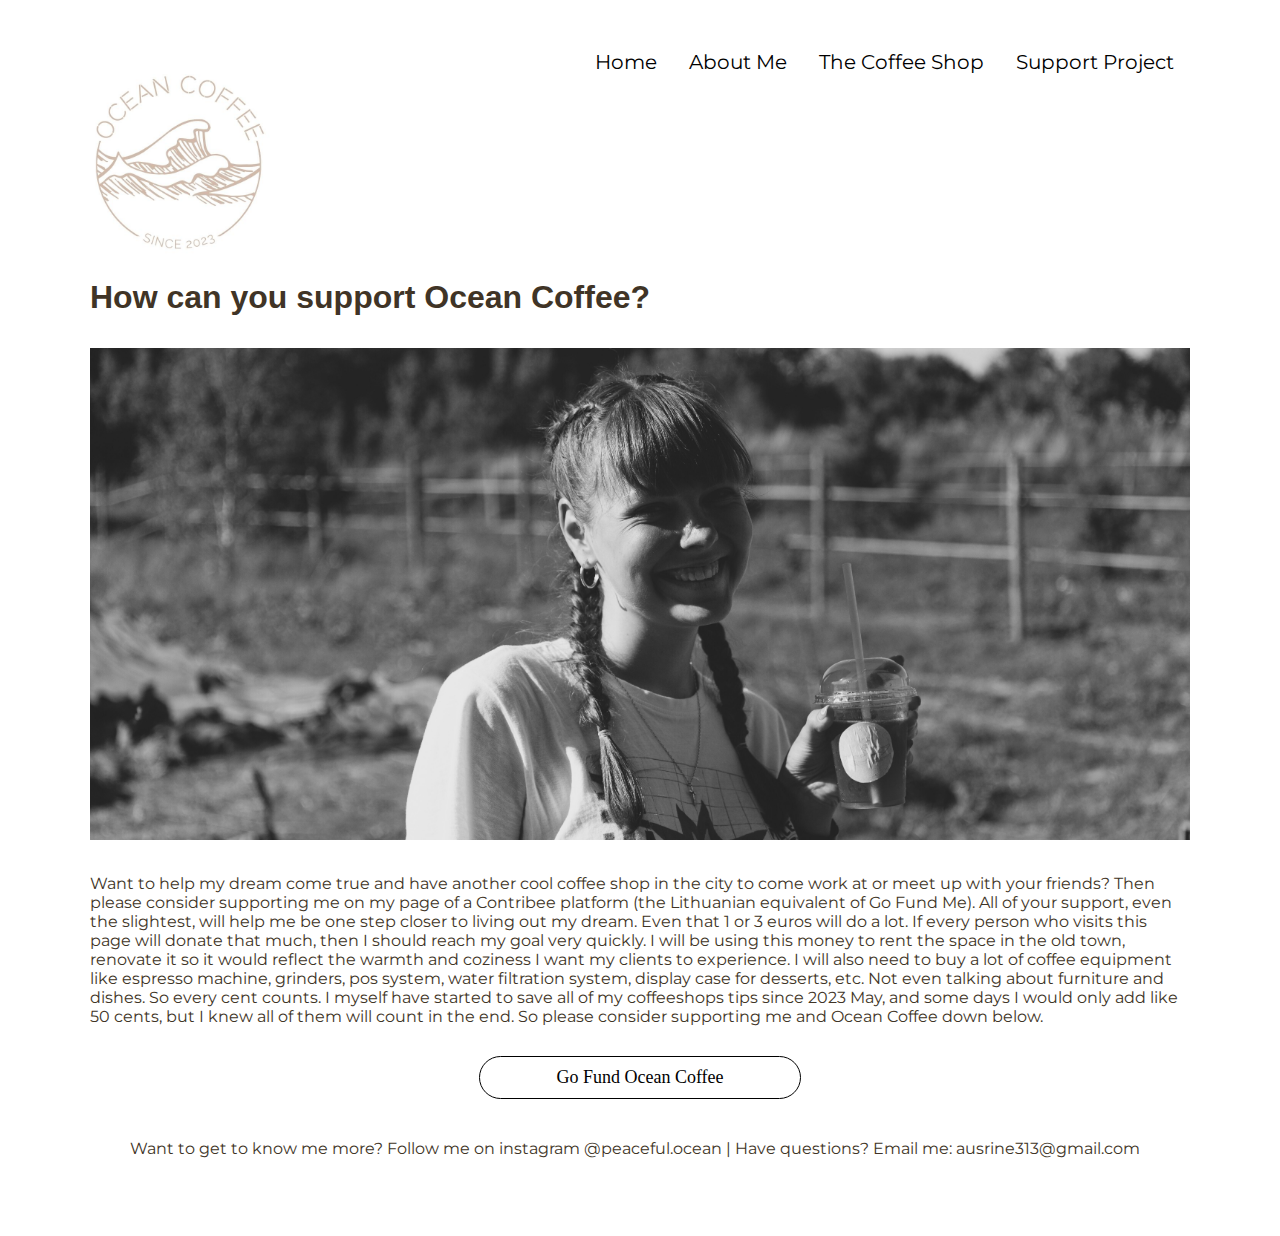
<file: support.html>
<!DOCTYPE html>
<html>
<head>
  <title>Ocean Coffee Project </title>
  <link rel="stylesheet" href="style.css" />

      <link rel="preconnect" href="https://fonts.googleapis.com">
      <link rel="preconnect" href="https://fonts.gstatic.com" crossorigin>
      <link href="https://fonts.googleapis.com/css2?family=EB+Garamond:ital,wght@0,400;0,500;0,600;0,700;0,800;1,400;1,500;1,600;1,700;1,800&family=Montserrat:ital,wght@0,100;0,200;0,300;0,400;0,500;0,600;0,700;0,800;0,900;1,100;1,200;1,300;1,400;1,500;1,600;1,700;1,800;1,900&display=swap" rel="stylesheet">

      <link rel="preconnect" href="https://fonts.googleapis.com">
      <link rel="preconnect" href="https://fonts.gstatic.com" crossorigin>
      <link href="https://fonts.googleapis.com/css2?family=Montserrat:ital,wght@0,100;0,200;0,300;0,400;0,500;0,600;0,700;0,800;0,900;1,100;1,200;1,300;1,400;1,500;1,600;1,700;1,800;1,900&display=swap" rel="stylesheet">
</head>
<body>
  <div id="container">
  <header>
    <nav>
  <ul>
    <li><a href="support.html">Support Project</a></li>
    <li><a href="thecoffeeshopidea.html">The Coffee Shop</a></li>
    <li><a href="aboutme.html">About Me</a></li>
    <li><a href="index.html">Home</a></li>
  </ul>
    </nav>
      <img class="my-logo" src="ocean-coffee-logo.jpg" alt="the logo of Ocean Coffee" />

  </header>
  <main>

      <h1>How can you support Ocean Coffee?</h1>
      <img class="ausrine-picture-13" src="new_long_photo.jpg" alt="a photo of the Aušrinė with a coffee in her hand" />

     <div>
       <p>
         Want to help my dream come true and have another cool coffee shop in the city to come work at or meet up with your friends? Then please consider supporting me on my page of a Contribee platform (the Lithuanian equivalent of Go Fund Me). All of your support, even the slightest, will help me be one step closer to living out my dream. Even that 1 or 3 euros will do a lot. If every person who visits this page will donate that much, then I should reach my goal very quickly. I will be using this money to rent the space in the old town, renovate it so it would reflect the warmth and coziness I want my clients to experience. I will also need to buy a lot of coffee equipment like espresso machine, grinders, pos system, water filtration system, display case for desserts, etc. Not even talking about furniture and dishes. So every cent counts.
         I myself have started to save all of my coffeeshops tips since 2023 May, and some days I would only add like 50 cents, but I knew all of them will count in the end. So please consider supporting me and Ocean Coffee down below.
       </p>
     </div>

     <div class="call_to_action_button">
     <a href="https://contribee.com">Go Fund Ocean Coffee</a>
     </div>

  </main>
  <footer>
    <p>
      Want to get to know me more? Follow me on instagram @peaceful.ocean    |    Have questions? Email me: ausrine313@gmail.com
     </p>
  </footer>
  </div>
</body>
</html>
</file>
<file: style.css>
body {
  background-color: #ffffff;
}

.city-picture {
width: 500px;
}

.ausrine-picture-1 {
  width: 230px;
  padding-left: 40px;
}

.ausrine-picture-2 {
  width: 230px;
  align-items: center;
}

.ausrine-picture-3 {
  width: 230px;
  align-items: center;
  padding-left: 40px;
}

.ausrine-picture-4 {
  width: 230px;
  align-items: center;
}

.ausrine-picture-9 {
  align-items: center;
  margin: 0px 0px 20px 0px;
  width: 1100px;
}

.ausrine-picture-10 {
  width: 550px;
  padding-left: 40px;
}

.ausrine-picture-11 {
  width: 300px;
  margin: 0px 0px 0px 0px;
}

.ausrine-picture-12 {
  width: 300px;
  margin: 0px 0px 0px 250px;
}

.ausrine-picture-13 {
  width: 1100px;
  margin: 10px 10px 30px 0px;
}

.call_to_action_button {
  border: 1px solid black;
  border-radius: 500px;
  padding: 10px;
  width: 300px;
  text-align: center;
  margin: 0 auto;
}

.call_to_action_button:hover{
  border: 1px solid black;
  border-radius: 500px;
  background-color: #EBD5BC;
  padding: 10px;
  width: 300px;
  text-align: center;
  margin: 0 auto;
  color: white;
}

.call_to_action_button a{
  text-decoration: none;
  font-size: 18px;
  color: black;
}


.my-logo {
  width: 180px;
}


#container {
  width: 1100px;
  margin: 0 auto;
}
ul {
list-style-type: none;
font-size: 20px;
font-family: 'Montserrat', monospace;
margin: 50px 0 0 0px;
padding: 0;
overflow: hidden;
background-color: #ffffff;
}

li {
float: right;
}

li a {
display: block;
color: black;
text-align: center;
padding: 0px 16px;
text-decoration: none;
}

li a:hover {
color: #D1BAAA;
}

h1 {
  align-items: center;
  font-family: sans-serif;
  color: #403426;
}

h2 {
  font-family: sans-serif;
  color: #403426;
}

p {
  font-family: 'Montserrat', monospace;
  color: #403426;
  margin: 0px 0px 30px 0px;
}

.two-column {
  display: grid;
  grid-template-columns: 50% 50%;
  padding: 40px 40px 40px 0px ;
}

#first-column {
  grid-template-columns: 70% 30%;
}

#second-column {
  grid-template-columns: 30% 70%;
}

#third-column {
  grid-template-columns: 70% 30%;
}

#fourth-column {
  grid-template-columns: 30% 70%;
}

.two-column div {
  margin-right: 10px;
  background-color: #fff;
}


footer {
  background-color: #ffffff;
  padding: 40px;
}
</file>
